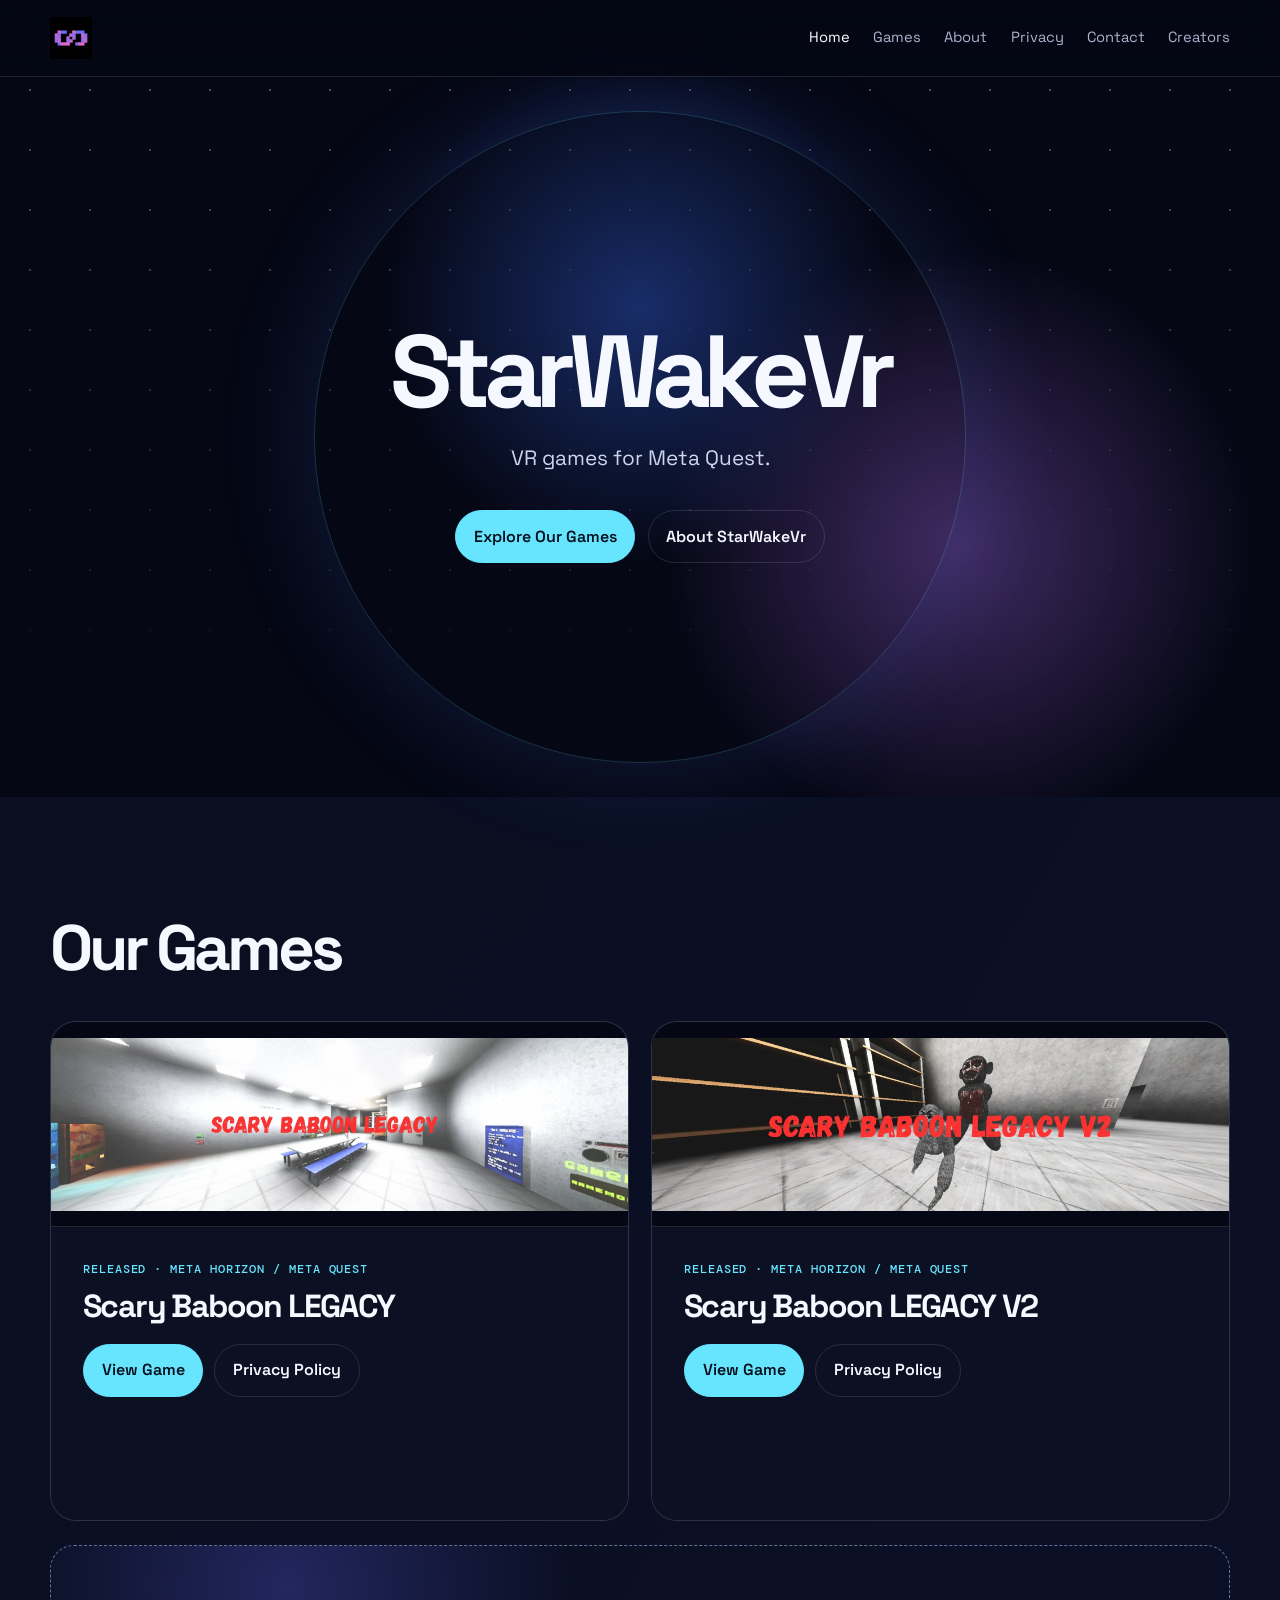
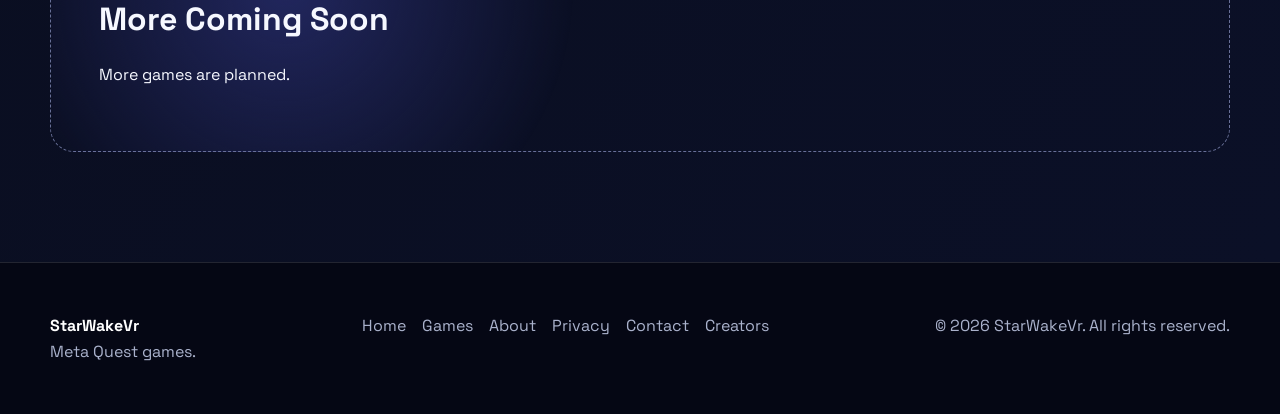
<file: index.html>
<!doctype html>
<html lang="en">
<head>
<meta charset="utf-8">
<meta name="viewport" content="width=device-width,initial-scale=1">
<title>StarWakeVr | VR Game Studio</title>
<meta name="description" content="StarWakeVr is an independent virtual reality game studio creating immersive VR games and experiences.">
<meta property="og:title" content="StarWakeVr | VR Game Studio">
<meta property="og:description" content="Immersive VR games and experiences.">
<link rel="icon" href="/assets/logo.png">
<link rel="canonical" href="https://starwakevr.com/">
<link rel="stylesheet" href="/styles.css">
</head>
<body>
<a class="skip" href="#main">Skip to content</a>
<header class="nav">
<div class="wrap navin">
<a class="brand" href="/">
<img src="/assets/logo.png" alt="StarWakeVr logo">StarWake<i>Vr</i>
</a>
<button class="menu" aria-label="Toggle navigation" aria-expanded="false">☰</button>
<nav class="links">
<a aria-current="page" href="/">Home</a>
<a href="/games/">Games</a>
<a href="/about/">About</a>
<a href="/privacy/">Privacy</a>
<a href="/contact/">Contact</a>
</nav>
</div>
</header>
<main id="main">
<section class="hero">
<div class="wrap">
<h1>StarWakeVr</h1>
<p>VR games for Meta Quest.</p>
<div class="actions">
<a class="button primary" href="/games/">Explore Our Games</a>
<a class="button" href="/about/">About StarWakeVr</a>
</div>
</div>
</section>
<section class="section dark">
<div class="wrap">
<h2>Our Games</h2>
<div class="game-grid">
<article class="game-card">
<img class="art" src="/assets/scary-baboon-legacy.webp" alt="Scary Baboon LEGACY artwork">
<div class="game-copy">
<span class="tag">Released · Meta Horizon / Meta Quest</span>
<h3>Scary Baboon LEGACY</h3>
<div class="card-actions">
<a class="button primary" href="/games/scary-baboon-legacy/">View Game</a>
<a class="button" href="/privacy/scary-baboon-legacy/">Privacy Policy</a>
</div>
</div>
</article>
<article class="game-card">
<img class="art" src="/assets/scary-baboon-legacy-v2.webp" alt="Scary Baboon LEGACY V2 artwork">
<div class="game-copy">
<span class="tag">Released · Meta Horizon / Meta Quest</span>
<h3>Scary Baboon LEGACY V2</h3>
<div class="card-actions">
<a class="button primary" href="/games/scary-baboon-legacy-v2/">View Game</a>
<a class="button" href="/privacy/scary-baboon-legacy-v2/">Privacy Policy</a>
</div>
</div>
</article>
</div>
<div class="coming">
<h3>More Coming Soon</h3>
<p>More games are planned.</p>
</div>
</div>
</section>
</main>
<footer class="footer">
<div class="wrap footerin">
<div>
<strong>StarWakeVr</strong>
<br>Meta Quest games.</div>
<nav>
<a href="/">Home</a>
<a href="/games/">Games</a>
<a href="/about/">About</a>
<a href="/privacy/">Privacy</a>
<a href="/contact/">Contact</a>
</nav>
<div>© 2026 StarWakeVr. All rights reserved.</div>
</div>
</footer>
<script src="/site.js">
</script>
</body>
</html>
</file>
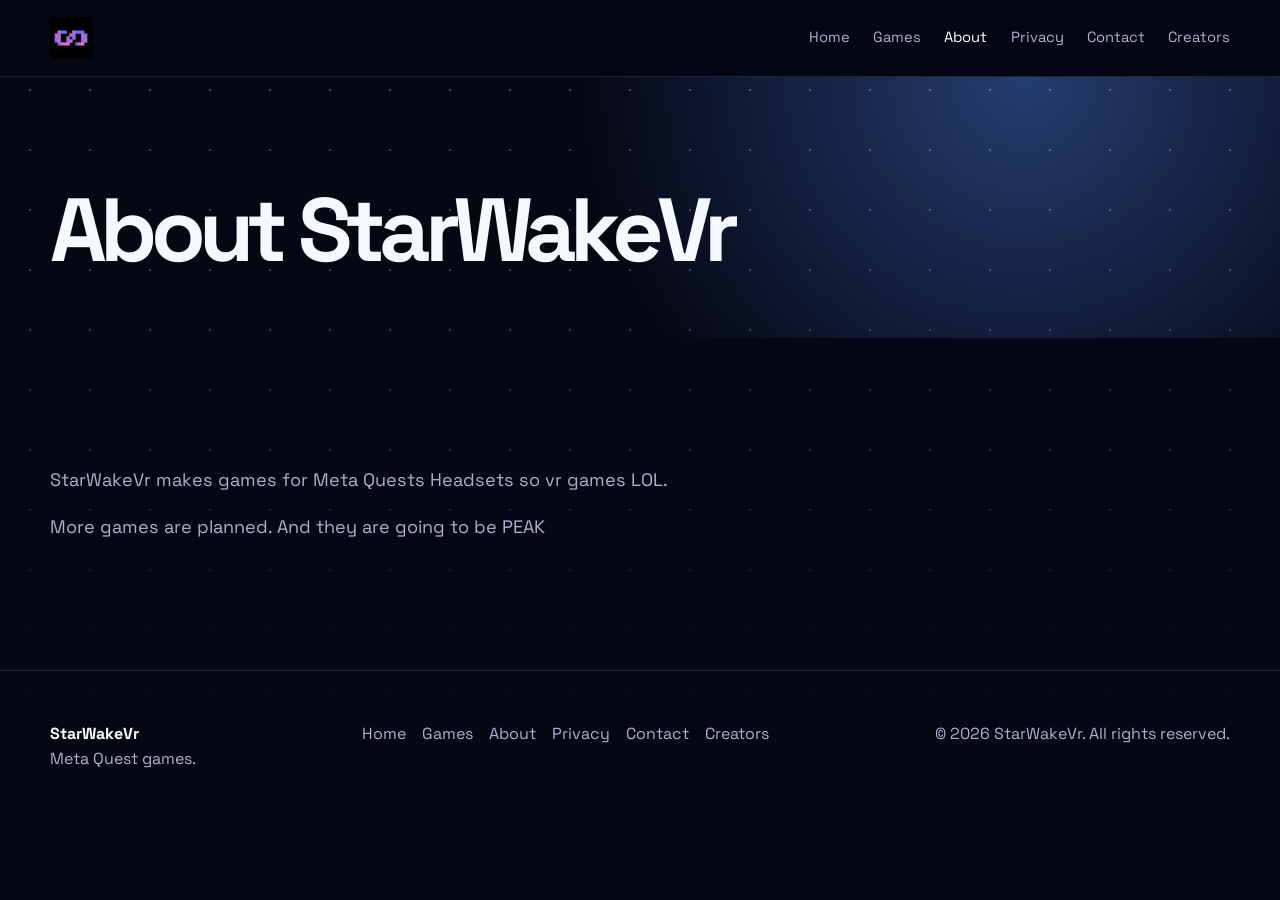
<file: about/index.html>
<!doctype html>
<html lang="en">
<head>
<meta charset="utf-8">
<meta name="viewport" content="width=device-width,initial-scale=1">
<title>About | StarWakeVr</title>
<meta name="description" content="About StarWakeVr, an independent VR game studio.">
<link rel="canonical" href="https://starwakevr.com/about/">
<link rel="stylesheet" href="/styles.css">
</head>
<body>
<header class="nav">
<div class="wrap navin">
<a class="brand" href="/">
<img src="/assets/logo.png" alt="StarWakeVr logo">StarWake<i>Vr</i>
</a>
<button class="menu" aria-label="Toggle navigation" aria-expanded="false">☰</button>
<nav class="links">
<a href="/">Home</a>
<a href="/games/">Games</a>
<a aria-current="page" href="/about/">About</a>
<a href="/privacy/">Privacy</a>
<a href="/contact/">Contact</a>
</nav>
</div>
</header>
<main>
<section class="pagehead">
<div class="wrap">
<h1>About StarWakeVr</h1>
</div>
</section>
<section class="section">
<div class="wrap">
<p class="lead">StarWakeVr makes games for Meta Quests Headsets so vr games LOL.</p>
<p class="lead">More games are planned. And they are going to be PEAK</p>
</div>
</section>
</main>
<footer class="footer">
<div class="wrap footerin">
<div>
<strong>StarWakeVr</strong>
<br>Meta Quest games.</div>
<nav>
<a href="/">Home</a>
<a href="/games/">Games</a>
<a href="/about/">About</a>
<a href="/privacy/">Privacy</a>
<a href="/contact/">Contact</a>
</nav>
<div>© 2026 StarWakeVr. All rights reserved.</div>
</div>
</footer>
<script src="/site.js">
</script>
</body>
</html>
</file>
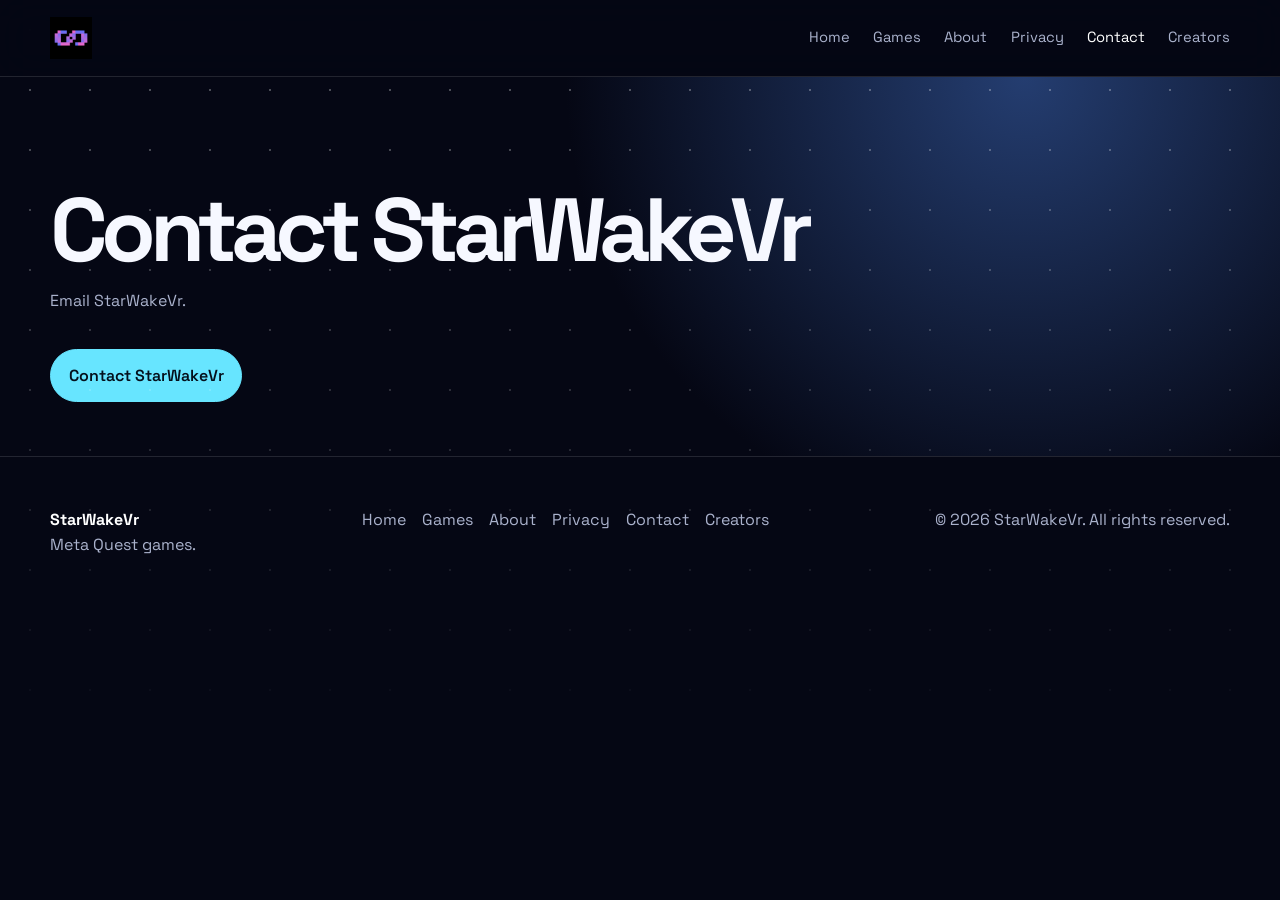
<file: contact/index.html>
<!doctype html>
<html lang="en">
<head>
<meta charset="utf-8">
<meta name="viewport" content="width=device-width,initial-scale=1">
<title>Contact | StarWakeVr</title>
<meta name="description" content="Contact StarWakeVr.">
<link rel="canonical" href="https://starwakevr.com/contact/">
<link rel="stylesheet" href="/styles.css">
</head>
<body>
<header class="nav">
<div class="wrap navin">
<a class="brand" href="/">
<img src="/assets/logo.png" alt="StarWakeVr logo">StarWake<i>Vr</i>
</a>
<button class="menu" aria-label="Toggle navigation" aria-expanded="false">☰</button>
<nav class="links">
<a href="/">Home</a>
<a href="/games/">Games</a>
<a href="/about/">About</a>
<a href="/privacy/">Privacy</a>
<a aria-current="page" href="/contact/">Contact</a>
</nav>
</div>
</header>
<main>
<section class="pagehead">
<div class="wrap">
<h1>Contact StarWakeVr</h1>
<p>Email StarWakeVr.</p>
<div class="actions" style="justify-content:flex-start">
<a class="button primary" href="mailto:Starwakevr@pm.me">Contact StarWakeVr</a>
</div>
</div>
</section>
</main>
<footer class="footer">
<div class="wrap footerin">
<div>
<strong>StarWakeVr</strong>
<br>Meta Quest games.</div>
<nav>
<a href="/">Home</a>
<a href="/games/">Games</a>
<a href="/about/">About</a>
<a href="/privacy/">Privacy</a>
<a href="/contact/">Contact</a>
</nav>
<div>© 2026 StarWakeVr. All rights reserved.</div>
</div>
</footer>
<script src="/site.js">
</script>
</body>
</html>
</file>
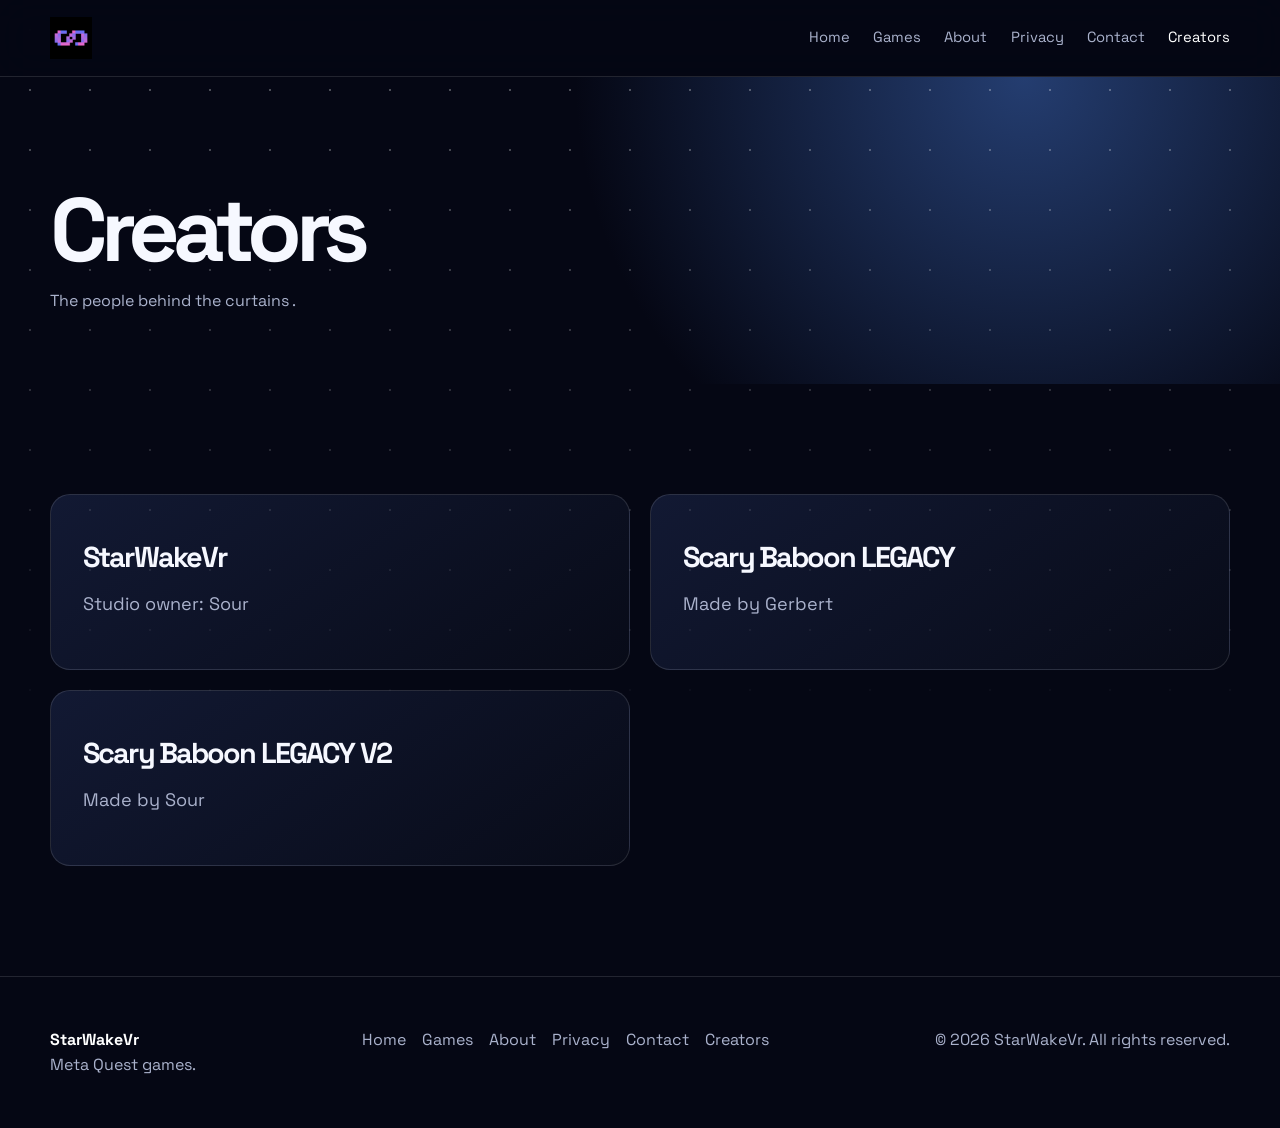
<file: creators/index.html>
<!doctype html>
<html lang="en">
<head><meta charset="utf-8"><meta name="viewport" content="width=device-width,initial-scale=1"><title>Creators | StarWakeVr</title><meta name="description" content="Creators of StarWakeVr games."><link rel="canonical" href="https://starwakevr.com/creators/"><link rel="stylesheet" href="/styles.css"></head>
<body>
<header class="nav"><div class="wrap navin"><a class="brand" href="/"><img src="/assets/logo.png" alt="StarWakeVr logo">StarWake<i>Vr</i></a><button class="menu" aria-label="Toggle navigation" aria-expanded="false">☰</button><nav class="links"><a href="/">Home</a><a href="/games/">Games</a><a href="/about/">About</a><a href="/privacy/">Privacy</a><a href="/contact/">Contact</a><a aria-current="page" href="/creators/">Creators</a></nav></div></header>
<main><section class="pagehead"><div class="wrap"><h1>Creators</h1><p>The people behind the curtains .</p></div></section><section class="section"><div class="wrap privacy-grid"><article class="privacy-card"><h2>StarWakeVr</h2><p class="lead">Studio owner: Sour</p></article><article class="privacy-card"><h2>Scary Baboon LEGACY</h2><p class="lead">Made by Gerbert</p></article><article class="privacy-card"><h2>Scary Baboon LEGACY V2</h2><p class="lead">Made by Sour</p></article></div></section></main>
<footer class="footer"><div class="wrap footerin"><div><strong>StarWakeVr</strong><br>Meta Quest games.</div><nav><a href="/">Home</a><a href="/games/">Games</a><a href="/about/">About</a><a href="/privacy/">Privacy</a><a href="/contact/">Contact</a><a href="/creators/">Creators</a></nav><div>© 2026 StarWakeVr. All rights reserved.</div></div></footer><script src="/site.js"></script></body></html>
</file>
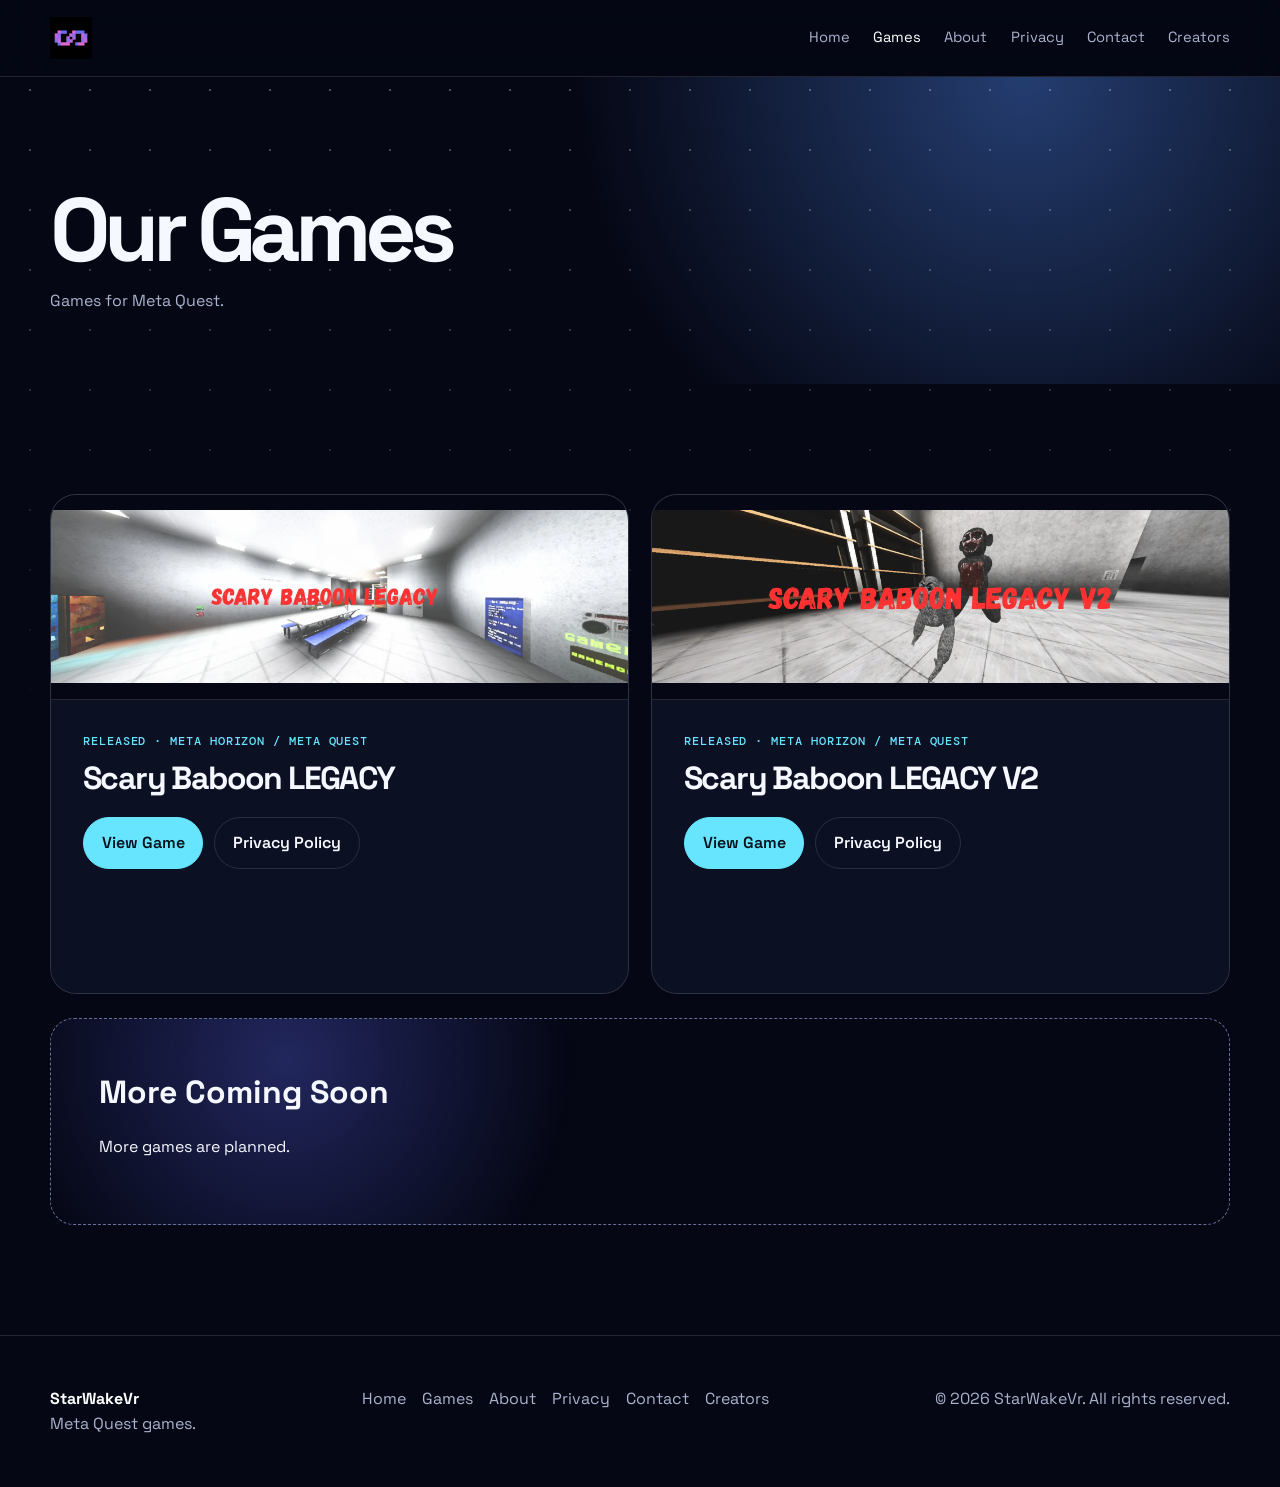
<file: games/index.html>
<!doctype html>
<html lang="en">
<head>
<meta charset="utf-8">
<meta name="viewport" content="width=device-width,initial-scale=1">
<title>Games | StarWakeVr</title>
<meta name="description" content="Explore StarWakeVr games for Meta Horizon and Meta Quest.">
<link rel="canonical" href="https://starwakevr.com/games/">
<link rel="stylesheet" href="/styles.css">
</head>
<body>
<header class="nav">
<div class="wrap navin">
<a class="brand" href="/">
<img src="/assets/logo.png" alt="StarWakeVr logo">StarWake<i>Vr</i>
</a>
<button class="menu" aria-label="Toggle navigation" aria-expanded="false">☰</button>
<nav class="links">
<a href="/">Home</a>
<a aria-current="page" href="/games/">Games</a>
<a href="/about/">About</a>
<a href="/privacy/">Privacy</a>
<a href="/contact/">Contact</a>
</nav>
</div>
</header>
<main>
<section class="pagehead">
<div class="wrap">
<h1>Our Games</h1>
<p>Games for Meta Quest.</p>
</div>
</section>
<section class="section">
<div class="wrap">
<div class="game-grid">
<article class="game-card">
<img class="art" src="/assets/scary-baboon-legacy.webp" alt="Scary Baboon LEGACY artwork">
<div class="game-copy">
<span class="tag">Released · Meta Horizon / Meta Quest</span>
<h3>Scary Baboon LEGACY</h3>
<div class="card-actions">
<a class="button primary" href="/games/scary-baboon-legacy/">View Game</a>
<a class="button" href="/privacy/scary-baboon-legacy/">Privacy Policy</a>
</div>
</div>
</article>
<article class="game-card">
<img class="art" src="/assets/scary-baboon-legacy-v2.webp" alt="Scary Baboon LEGACY V2 artwork">
<div class="game-copy">
<span class="tag">Released · Meta Horizon / Meta Quest</span>
<h3>Scary Baboon LEGACY V2</h3>
<div class="card-actions">
<a class="button primary" href="/games/scary-baboon-legacy-v2/">View Game</a>
<a class="button" href="/privacy/scary-baboon-legacy-v2/">Privacy Policy</a>
</div>
</div>
</article>
</div>
<div class="coming">
<h3>More Coming Soon</h3>
<p>More games are planned.</p>
</div>
</div>
</section>
</main>
<footer class="footer">
<div class="wrap footerin">
<div>
<strong>StarWakeVr</strong>
<br>Meta Quest games.</div>
<nav>
<a href="/">Home</a>
<a href="/games/">Games</a>
<a href="/about/">About</a>
<a href="/privacy/">Privacy</a>
<a href="/contact/">Contact</a>
</nav>
<div>© 2026 StarWakeVr. All rights reserved.</div>
</div>
</footer>
<script src="/site.js">
</script>
</body>
</html>
</file>
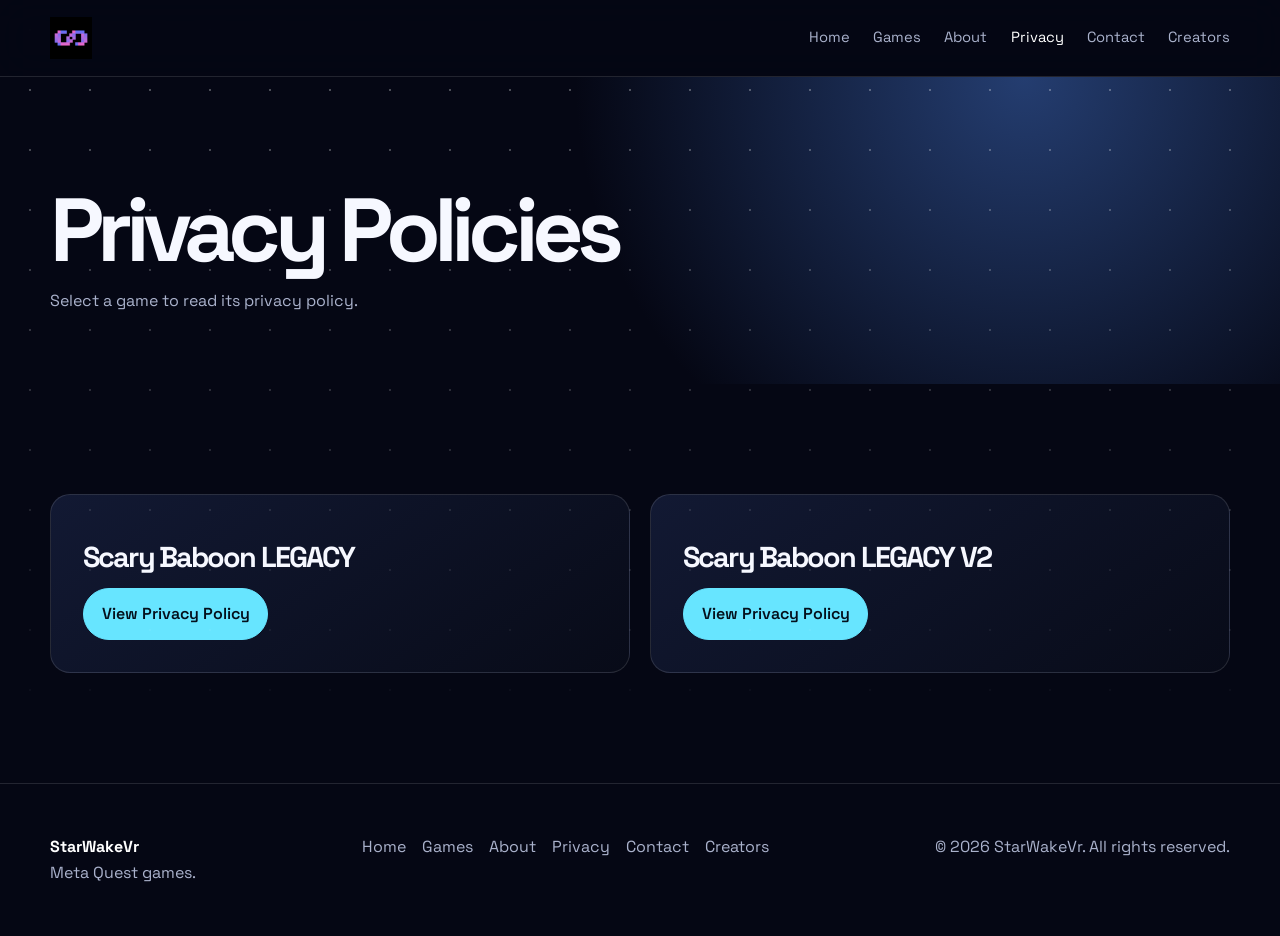
<file: privacy/index.html>
<!doctype html>
<html lang="en">
<head>
<meta charset="utf-8">
<meta name="viewport" content="width=device-width,initial-scale=1">
<title>Privacy Policies | StarWakeVr</title>
<meta name="description" content="Privacy policies for StarWakeVr games.">
<link rel="canonical" href="https://starwakevr.com/privacy/">
<link rel="stylesheet" href="/styles.css">
</head>
<body>
<header class="nav">
<div class="wrap navin">
<a class="brand" href="/">
<img src="/assets/logo.png" alt="StarWakeVr logo">StarWake<i>Vr</i>
</a>
<button class="menu" aria-label="Toggle navigation" aria-expanded="false">☰</button>
<nav class="links">
<a href="/">Home</a>
<a href="/games/">Games</a>
<a href="/about/">About</a>
<a aria-current="page" href="/privacy/">Privacy</a>
<a href="/contact/">Contact</a>
</nav>
</div>
</header>
<main>
<section class="pagehead">
<div class="wrap">
<h1>Privacy Policies</h1>
<p>Select a game to read its privacy policy.</p>
</div>
</section>
<section class="section">
<div class="wrap privacy-grid">
<article class="privacy-card">
<h2>Scary Baboon LEGACY</h2>
<a class="button primary" href="/privacy/scary-baboon-legacy/">View Privacy Policy</a>
</article>
<article class="privacy-card">
<h2>Scary Baboon LEGACY V2</h2>
<a class="button primary" href="/privacy/scary-baboon-legacy-v2/">View Privacy Policy</a>
</article>
</div>
</section>
</main>
<footer class="footer">
<div class="wrap footerin">
<div>
<strong>StarWakeVr</strong>
<br>Meta Quest games.</div>
<nav>
<a href="/">Home</a>
<a href="/games/">Games</a>
<a href="/about/">About</a>
<a href="/privacy/">Privacy</a>
<a href="/contact/">Contact</a>
</nav>
<div>© 2026 StarWakeVr. All rights reserved.</div>
</div>
</footer>
<script src="/site.js">
</script>
</body>
</html>
</file>
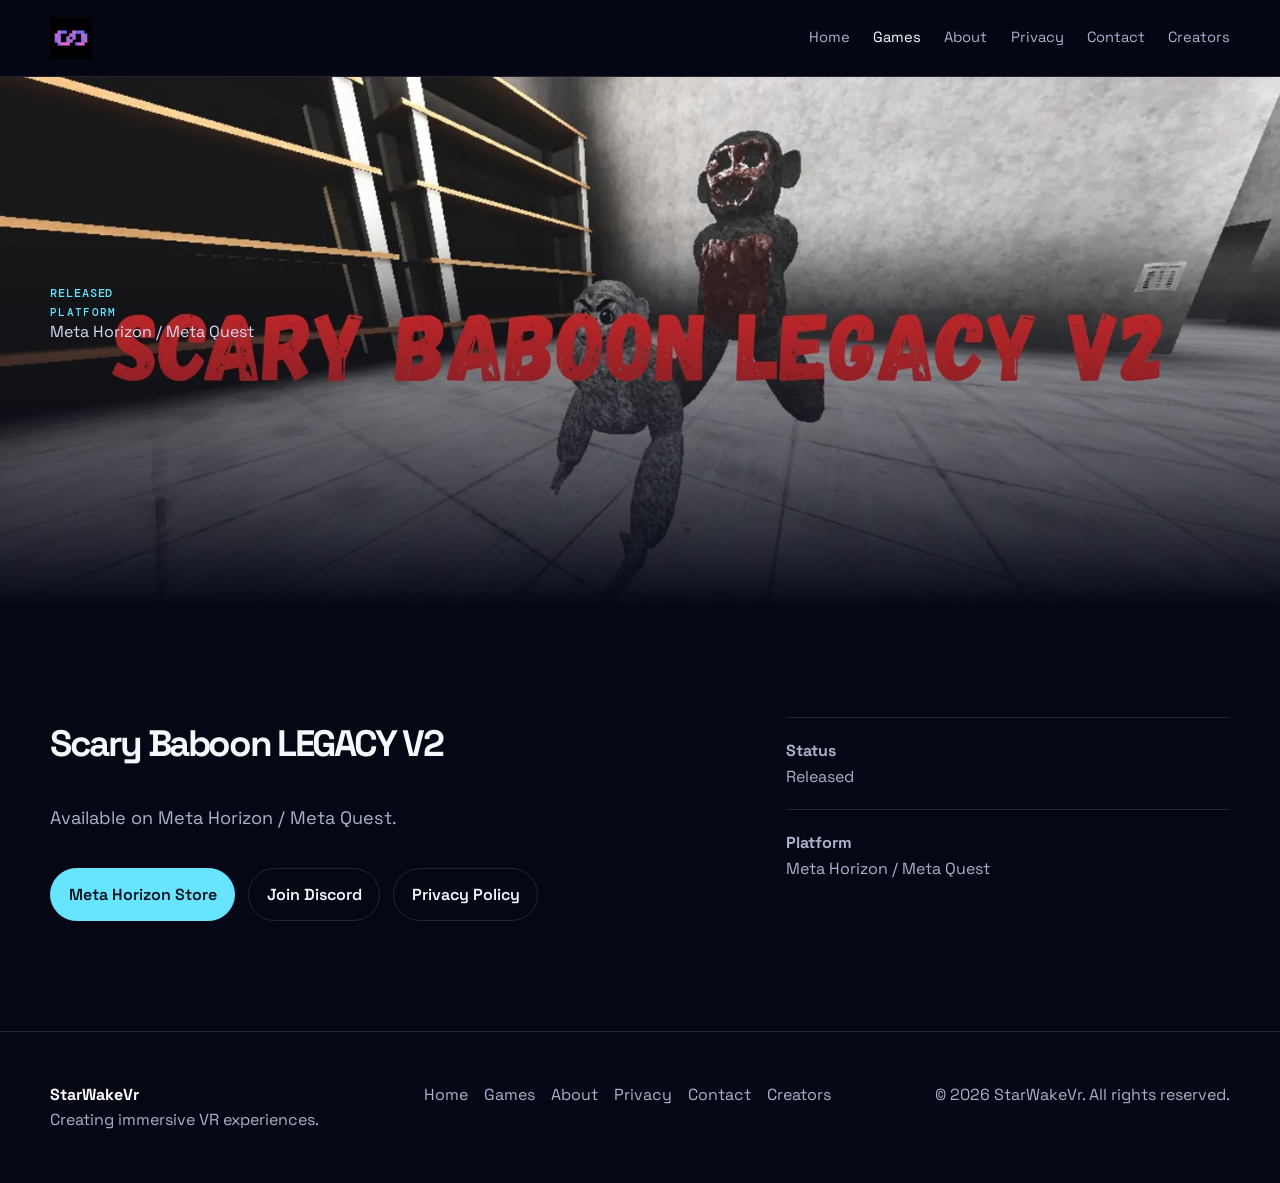
<file: games/scary-baboon-legacy-v2/index.html>
<!doctype html>
<html lang="en">
<head>
<meta charset="utf-8">
<meta name="viewport" content="width=device-width,initial-scale=1">
<title>Scary Baboon LEGACY V2 | StarWakeVr</title>
<meta name="description" content="Scary Baboon LEGACY V2 for Meta Horizon and Meta Quest.">
<link rel="canonical" href="https://starwakevr.com/games/scary-baboon-legacy-v2/">
<link rel="stylesheet" href="/styles.css">
</head>
<body>
<header class="nav">
<div class="wrap navin">
<a class="brand" href="/">
<img src="/assets/logo.png" alt="StarWakeVr logo">StarWake<i>Vr</i>
</a>
<button class="menu" aria-label="Toggle navigation" aria-expanded="false">☰</button>
<nav class="links">
<a href="/">Home</a>
<a aria-current="page" href="/games/">Games</a>
<a href="/about/">About</a>
<a href="/privacy/">Privacy</a>
<a href="/contact/">Contact</a>
</nav>
</div>
</header>
<main>
<section class="game-hero">
<img class="art" src="/assets/scary-baboon-legacy-v2.webp" alt="Scary Baboon LEGACY V2 artwork">
<div class="wrap">
<span class="tag">Released</span>
<h1>Scary Baboon LEGACY V2</h1>
<div class="meta">
<span>
<b>Platform</b>Meta Horizon / Meta Quest</span>
</div>
</div>
</section>
<section class="section">
<div class="wrap info-grid">
<div>
<h2>Scary Baboon LEGACY V2</h2>
<p class="lead">Available on Meta Horizon / Meta Quest.</p>
<div class="actions" style="justify-content:flex-start">
<a class="button primary" href="https://www.meta.com/en-gb/experiences/scary-baboon-legacy-v2/1282765061593462" target="_blank" rel="noopener">Meta Horizon Store</a>
<a class="button" href="https://discord.gg/nUvbwtQDb" target="_blank" rel="noopener">Join Discord</a>
<a class="button" href="/privacy/scary-baboon-legacy-v2/">Privacy Policy</a>
</div>
</div>
<aside>
<div class="detail">
<b>Status</b>
<br>Released</div>
<div class="detail">
<b>Platform</b>
<br>Meta Horizon / Meta Quest</div>
</aside>
</div>
</section>
</main>
<footer class="footer">
<div class="wrap footerin">
<div>
<strong>StarWakeVr</strong>
<br>Creating immersive VR experiences.</div>
<nav>
<a href="/">Home</a>
<a href="/games/">Games</a>
<a href="/about/">About</a>
<a href="/privacy/">Privacy</a>
<a href="/contact/">Contact</a>
</nav>
<div>© 2026 StarWakeVr. All rights reserved.</div>
</div>
</footer>
<script src="/site.js">
</script>
</body>
</html>
</file>
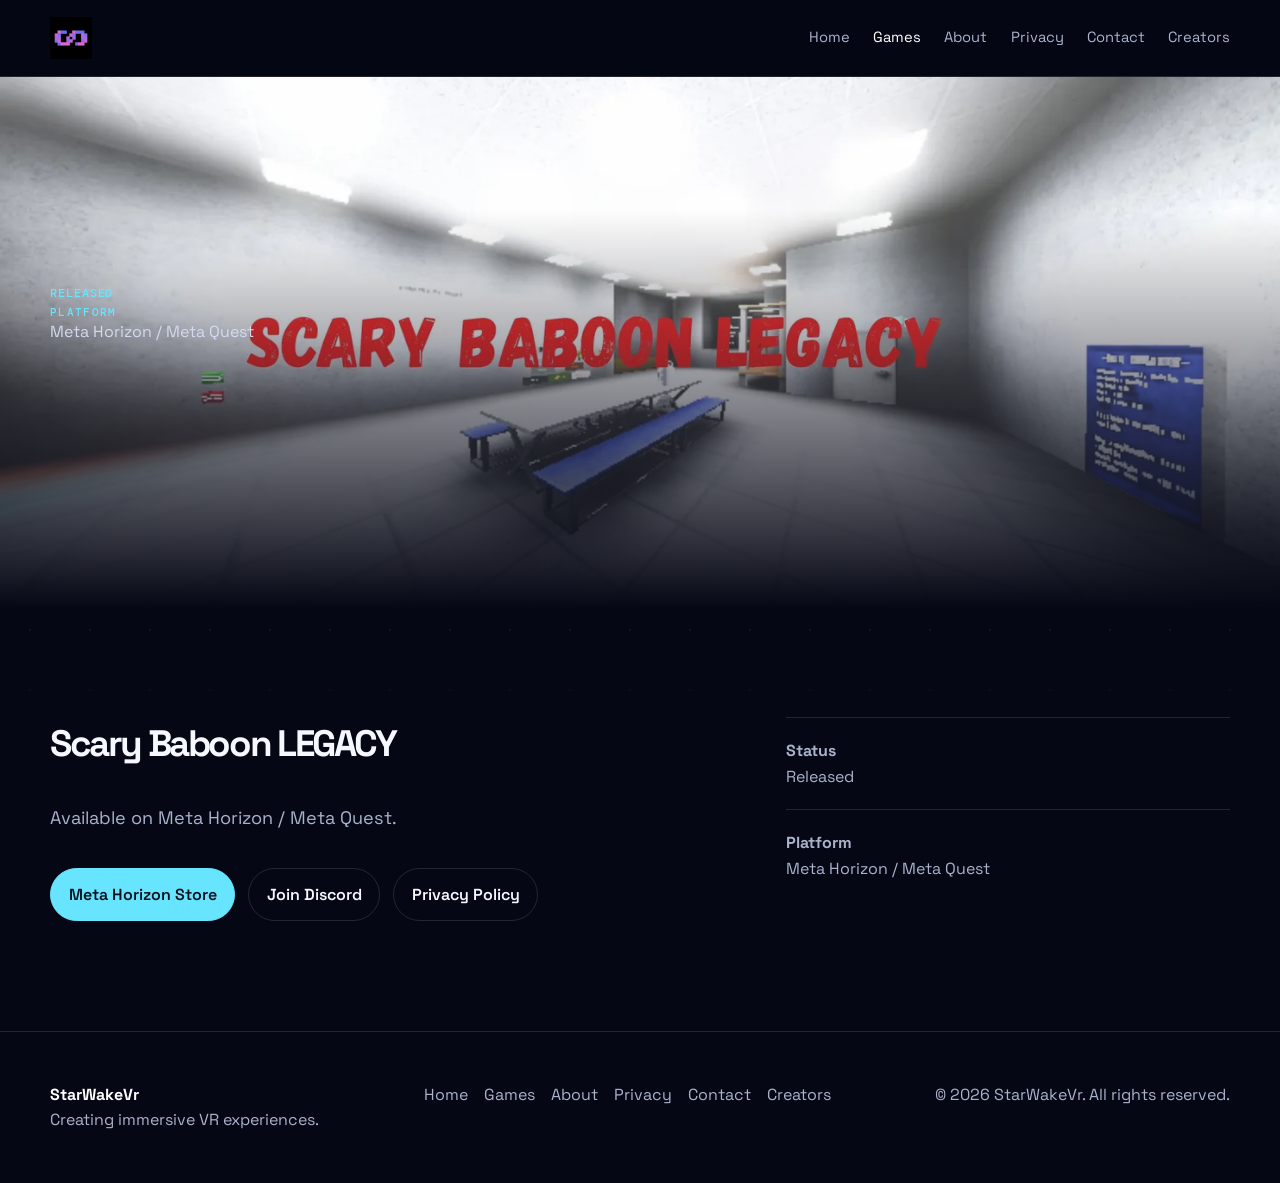
<file: games/scary-baboon-legacy/index.html>
<!doctype html>
<html lang="en">
<head>
<meta charset="utf-8">
<meta name="viewport" content="width=device-width,initial-scale=1">
<title>Scary Baboon LEGACY | StarWakeVr</title>
<meta name="description" content="Scary Baboon LEGACY for Meta Horizon and Meta Quest.">
<link rel="canonical" href="https://starwakevr.com/games/scary-baboon-legacy/">
<link rel="stylesheet" href="/styles.css">
</head>
<body>
<header class="nav">
<div class="wrap navin">
<a class="brand" href="/">
<img src="/assets/logo.png" alt="StarWakeVr logo">StarWake<i>Vr</i>
</a>
<button class="menu" aria-label="Toggle navigation" aria-expanded="false">☰</button>
<nav class="links">
<a href="/">Home</a>
<a aria-current="page" href="/games/">Games</a>
<a href="/about/">About</a>
<a href="/privacy/">Privacy</a>
<a href="/contact/">Contact</a>
</nav>
</div>
</header>
<main>
<section class="game-hero">
<img class="art" src="/assets/scary-baboon-legacy.webp" alt="Scary Baboon LEGACY artwork">
<div class="wrap">
<span class="tag">Released</span>
<h1>Scary Baboon LEGACY</h1>
<div class="meta">
<span>
<b>Platform</b>Meta Horizon / Meta Quest</span>
</div>
</div>
</section>
<section class="section">
<div class="wrap info-grid">
<div>
<h2>Scary Baboon LEGACY</h2>
<p class="lead">Available on Meta Horizon / Meta Quest.</p>
<div class="actions" style="justify-content:flex-start">
<a class="button primary" href="https://www.meta.com/en-gb/experiences/scary-baboon-legacy/1279413775261924" target="_blank" rel="noopener">Meta Horizon Store</a>
<a class="button" href="https://discord.gg/nUvbwtQDb" target="_blank" rel="noopener">Join Discord</a>
<a class="button" href="/privacy/scary-baboon-legacy/">Privacy Policy</a>
</div>
</div>
<aside>
<div class="detail">
<b>Status</b>
<br>Released</div>
<div class="detail">
<b>Platform</b>
<br>Meta Horizon / Meta Quest</div>
</aside>
</div>
</section>
</main>
<footer class="footer">
<div class="wrap footerin">
<div>
<strong>StarWakeVr</strong>
<br>Creating immersive VR experiences.</div>
<nav>
<a href="/">Home</a>
<a href="/games/">Games</a>
<a href="/about/">About</a>
<a href="/privacy/">Privacy</a>
<a href="/contact/">Contact</a>
</nav>
<div>© 2026 StarWakeVr. All rights reserved.</div>
</div>
</footer>
<script src="/site.js">
</script>
</body>
</html>
</file>
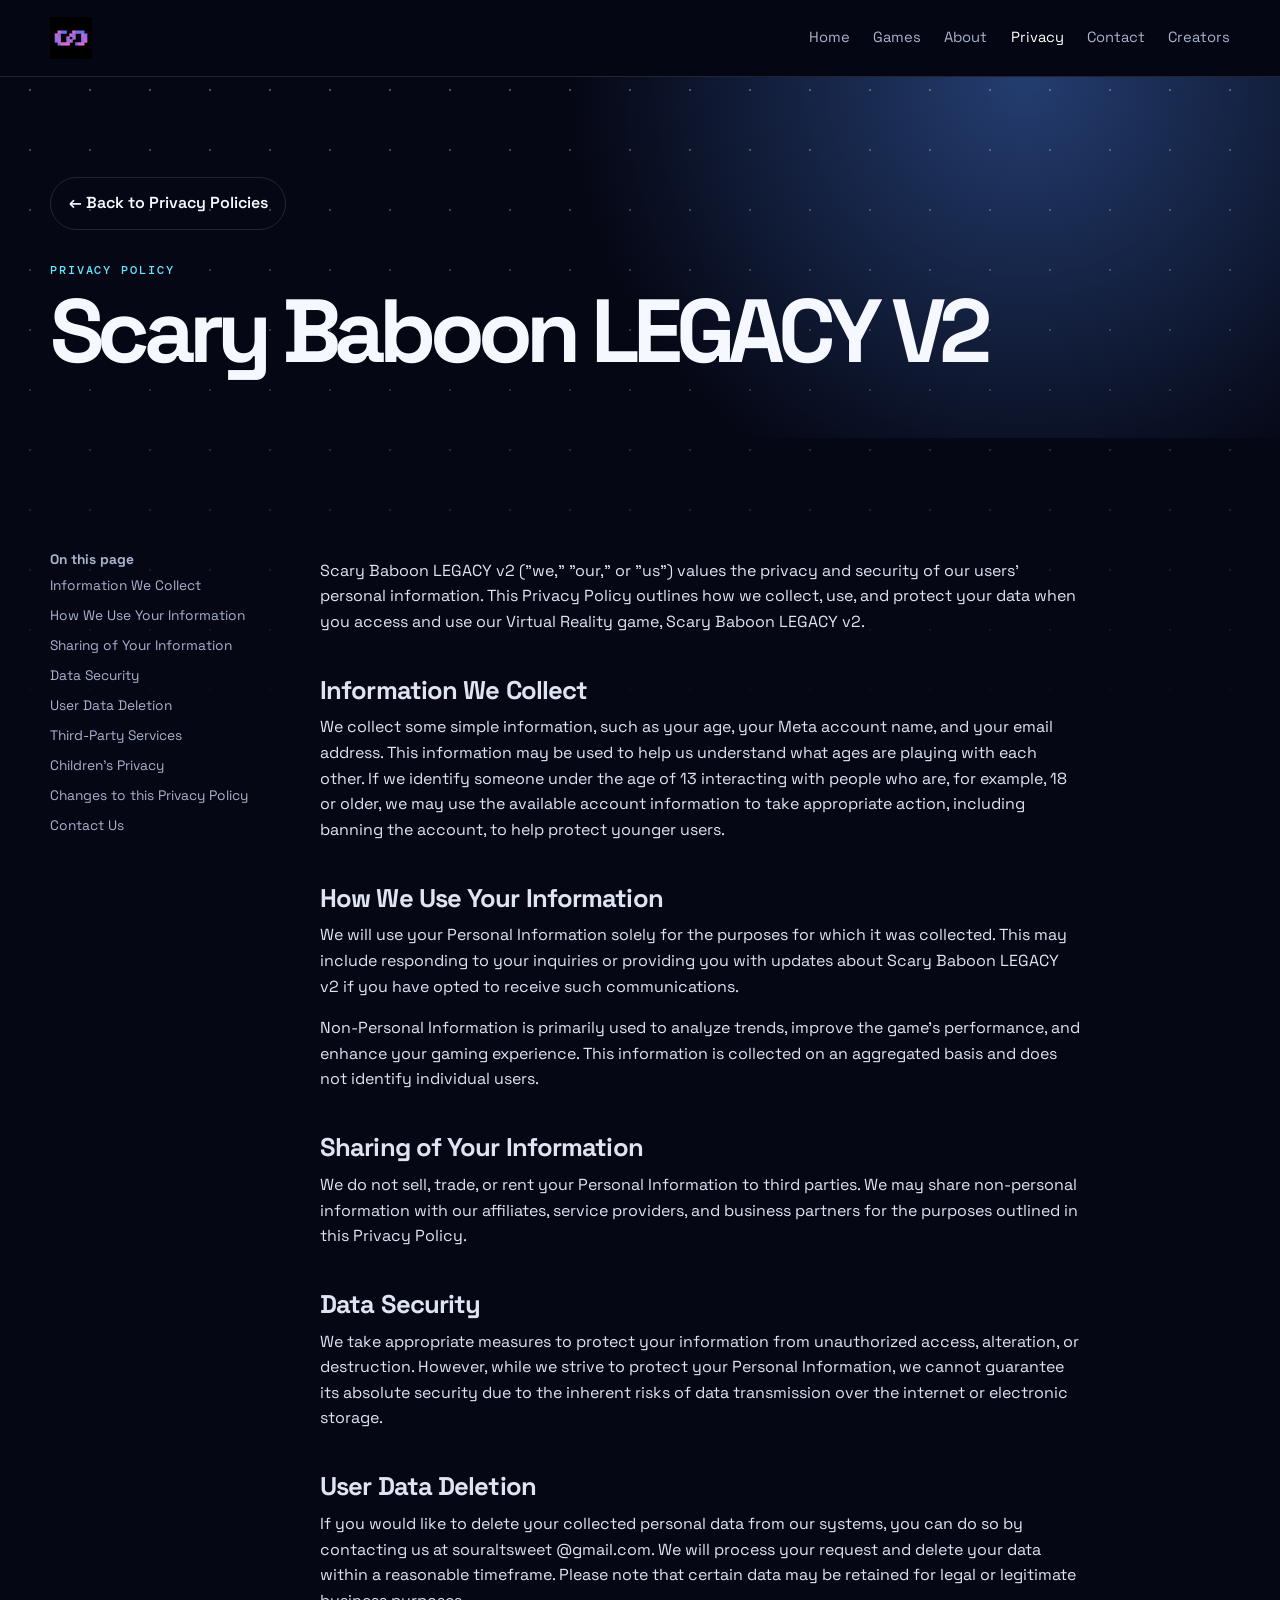
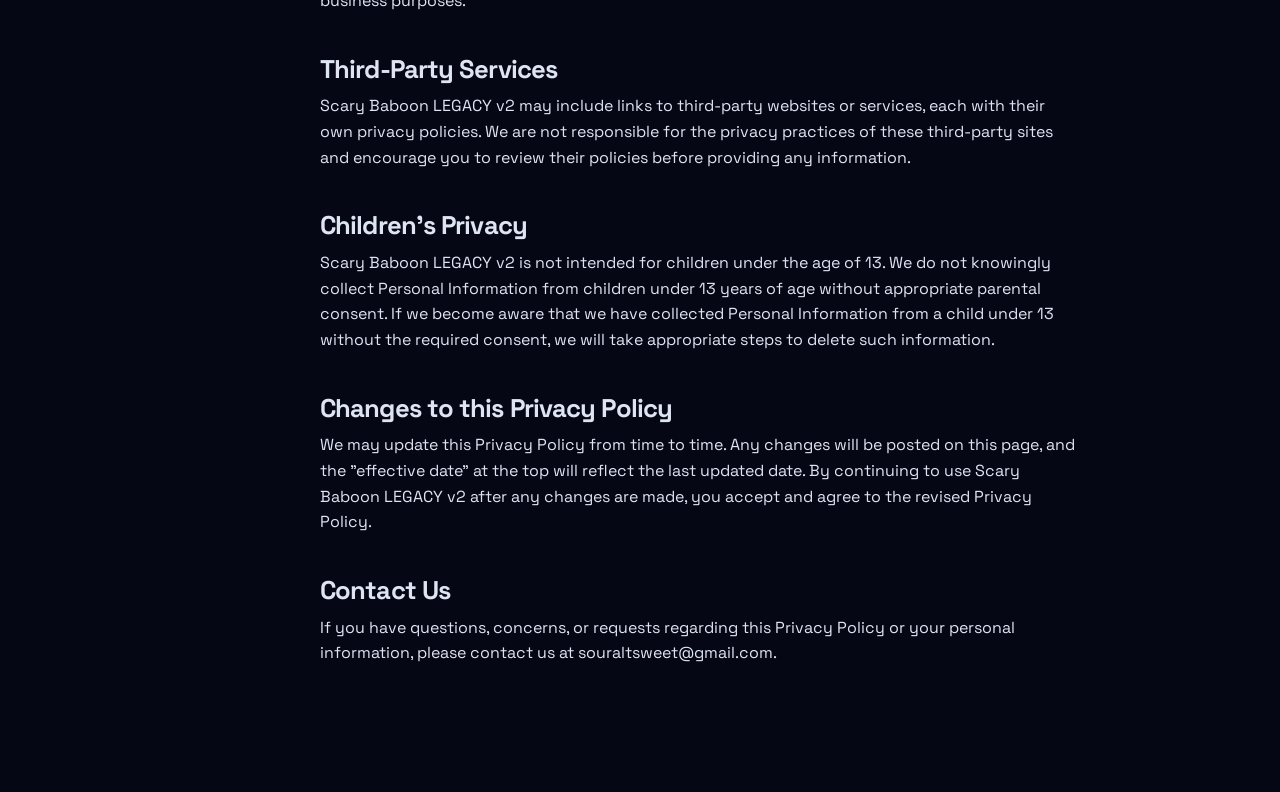
<file: privacy/scary-baboon-legacy-v2/index.html>
<!doctype html><html lang="en"><head><meta charset="utf-8"><meta name="viewport" content="width=device-width,initial-scale=1"><title>Scary Baboon LEGACY V2 Privacy Policy | StarWakeVr</title><meta name="description" content="Scary Baboon LEGACY V2 privacy policy."><link rel="canonical" href="https://starwakevr.com/privacy/scary-baboon-legacy-v2/"><link rel="stylesheet" href="/styles.css"></head><body><header class="nav"><div class="wrap navin"><a class="brand" href="/"><img src="/assets/logo.png" alt="StarWakeVr logo">StarWake<i>Vr</i></a><button class="menu" aria-label="Toggle navigation" aria-expanded="false">☰</button><nav class="links"><a href="/">Home</a><a href="/games/">Games</a><a href="/about/">About</a><a aria-current="page" href="/privacy/">Privacy</a><a href="/contact/">Contact</a></nav></div></header><main><section class="pagehead"><div class="wrap"><a class="button" href="/privacy/">← Back to Privacy Policies</a><div class="eyebrow" style="margin-top:2rem">Privacy Policy</div><h1>Scary Baboon LEGACY V2</h1></div></section><section class="section"><div class="wrap policy"><aside class="toc"><b>On this page</b><a href="#information">Information We Collect</a><a href="#use">How We Use Your Information</a><a href="#sharing">Sharing of Your Information</a><a href="#security">Data Security</a><a href="#deletion">User Data Deletion</a><a href="#third">Third-Party Services</a><a href="#children">Children's Privacy</a><a href="#changes">Changes to this Privacy Policy</a><a href="#contact">Contact Us</a></aside><article class="legal"><p>Scary Baboon LEGACY v2 ("we," "our," or "us") values the privacy and security of our users' personal information. This Privacy Policy outlines how we collect, use, and protect your data when you access and use our Virtual Reality game, Scary Baboon LEGACY v2.</p><h2 id="information">Information We Collect</h2><p>We collect some simple information, such as your age, your Meta account name, and your email address. This information may be used to help us understand what ages are playing with each other. If we identify someone under the age of 13 interacting with people who are, for example, 18 or older, we may use the available account information to take appropriate action, including banning the account, to help protect younger users.</p><h2 id="use">How We Use Your Information</h2><p>We will use your Personal Information solely for the purposes for which it was collected. This may include responding to your inquiries or providing you with updates about Scary Baboon LEGACY v2 if you have opted to receive such communications.</p><p>Non-Personal Information is primarily used to analyze trends, improve the game's performance, and enhance your gaming experience. This information is collected on an aggregated basis and does not identify individual users.</p><h2 id="sharing">Sharing of Your Information</h2><p>We do not sell, trade, or rent your Personal Information to third parties. We may share non-personal information with our affiliates, service providers, and business partners for the purposes outlined in this Privacy Policy.</p><h2 id="security">Data Security</h2><p>We take appropriate measures to protect your information from unauthorized access, alteration, or destruction. However, while we strive to protect your Personal Information, we cannot guarantee its absolute security due to the inherent risks of data transmission over the internet or electronic storage.</p><h2 id="deletion">User Data Deletion</h2><p>If you would like to delete your collected personal data from our systems, you can do so by contacting us at souraltsweet @gmail.com. We will process your request and delete your data within a reasonable timeframe. Please note that certain data may be retained for legal or legitimate business purposes.</p><h2 id="third">Third-Party Services</h2><p>Scary Baboon LEGACY v2 may include links to third-party websites or services, each with their own privacy policies. We are not responsible for the privacy practices of these third-party sites and encourage you to review their policies before providing any information.</p><h2 id="children">Children's Privacy</h2><p>Scary Baboon LEGACY v2 is not intended for children under the age of 13. We do not knowingly collect Personal Information from children under 13 years of age without appropriate parental consent. If we become aware that we have collected Personal Information from a child under 13 without the required consent, we will take appropriate steps to delete such information.</p><h2 id="changes">Changes to this Privacy Policy</h2><p>We may update this Privacy Policy from time to time. Any changes will be posted on this page, and the "effective date" at the top will reflect the last updated date. By continuing to use Scary Baboon LEGACY v2 after any changes are made, you accept and agree to the revised Privacy Policy.</p><h2 id="contact">Contact Us</h2><p>If you have questions, concerns, or requests regarding this Privacy Policy or your personal information, please contact us at souraltsweet@gmail.com.</p></article></div></section></main><script src="/site.js"></script></body></html>
</file>
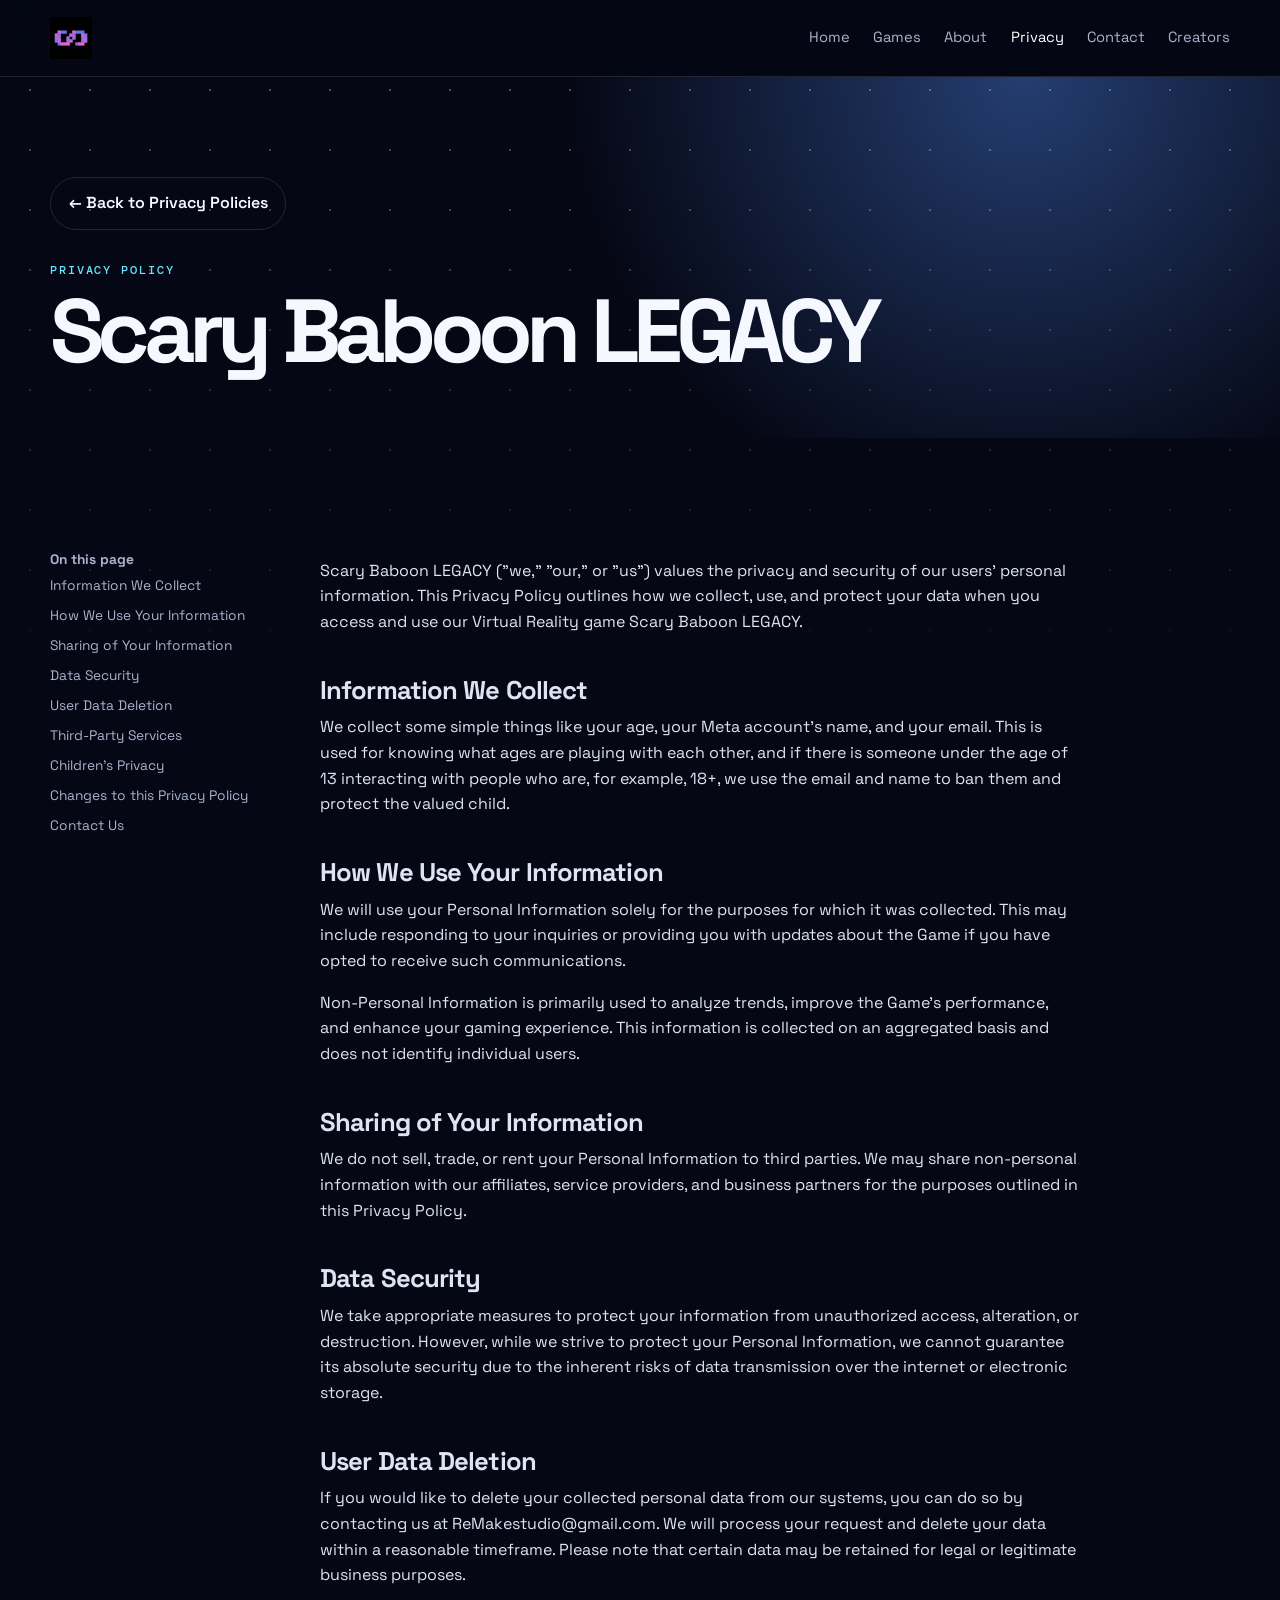
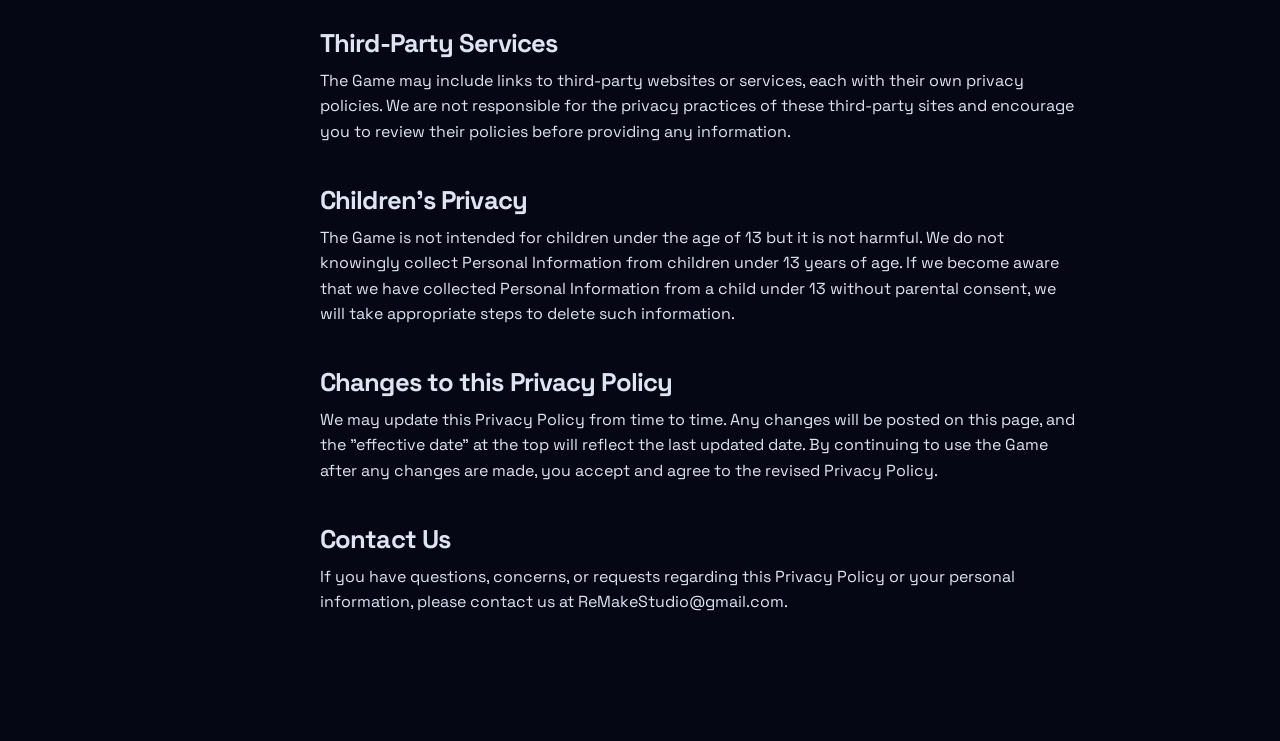
<file: privacy/scary-baboon-legacy/index.html>
<!doctype html><html lang="en"><head><meta charset="utf-8"><meta name="viewport" content="width=device-width,initial-scale=1"><title>Scary Baboon LEGACY Privacy Policy | StarWakeVr</title><meta name="description" content="Scary Baboon LEGACY privacy policy."><link rel="canonical" href="https://starwakevr.com/privacy/scary-baboon-legacy/"><link rel="stylesheet" href="/styles.css"></head><body><header class="nav"><div class="wrap navin"><a class="brand" href="/"><img src="/assets/logo.png" alt="StarWakeVr logo">StarWake<i>Vr</i></a><button class="menu" aria-label="Toggle navigation" aria-expanded="false">☰</button><nav class="links"><a href="/">Home</a><a href="/games/">Games</a><a href="/about/">About</a><a aria-current="page" href="/privacy/">Privacy</a><a href="/contact/">Contact</a></nav></div></header><main><section class="pagehead"><div class="wrap"><a class="button" href="/privacy/">← Back to Privacy Policies</a><div class="eyebrow" style="margin-top:2rem">Privacy Policy</div><h1>Scary Baboon LEGACY</h1></div></section><section class="section"><div class="wrap policy"><aside class="toc"><b>On this page</b><a href="#information">Information We Collect</a><a href="#use">How We Use Your Information</a><a href="#sharing">Sharing of Your Information</a><a href="#security">Data Security</a><a href="#deletion">User Data Deletion</a><a href="#third">Third-Party Services</a><a href="#children">Children's Privacy</a><a href="#changes">Changes to this Privacy Policy</a><a href="#contact">Contact Us</a></aside><article class="legal"><p>Scary Baboon LEGACY ("we," "our," or "us") values the privacy and security of our users' personal information. This Privacy Policy outlines how we collect, use, and protect your data when you access and use our Virtual Reality game Scary Baboon LEGACY.</p><h2 id="information">Information We Collect</h2><p>We collect some simple things like your age, your Meta account’s name, and your email. This is used for knowing what ages are playing with each other, and if there is someone under the age of 13 interacting with people who are, for example, 18+, we use the email and name to ban them and protect the valued child.</p><h2 id="use">How We Use Your Information</h2><p>We will use your Personal Information solely for the purposes for which it was collected. This may include responding to your inquiries or providing you with updates about the Game if you have opted to receive such communications.</p><p>Non-Personal Information is primarily used to analyze trends, improve the Game's performance, and enhance your gaming experience. This information is collected on an aggregated basis and does not identify individual users.</p><h2 id="sharing">Sharing of Your Information</h2><p>We do not sell, trade, or rent your Personal Information to third parties. We may share non-personal information with our affiliates, service providers, and business partners for the purposes outlined in this Privacy Policy.</p><h2 id="security">Data Security</h2><p>We take appropriate measures to protect your information from unauthorized access, alteration, or destruction. However, while we strive to protect your Personal Information, we cannot guarantee its absolute security due to the inherent risks of data transmission over the internet or electronic storage.</p><h2 id="deletion">User Data Deletion</h2><p>If you would like to delete your collected personal data from our systems, you can do so by contacting us at ReMakestudio@gmail.com. We will process your request and delete your data within a reasonable timeframe. Please note that certain data may be retained for legal or legitimate business purposes.</p><h2 id="third">Third-Party Services</h2><p>The Game may include links to third-party websites or services, each with their own privacy policies. We are not responsible for the privacy practices of these third-party sites and encourage you to review their policies before providing any information.</p><h2 id="children">Children's Privacy</h2><p>The Game is not intended for children under the age of 13 but it is not harmful. We do not knowingly collect Personal Information from children under 13 years of age. If we become aware that we have collected Personal Information from a child under 13 without parental consent, we will take appropriate steps to delete such information.</p><h2 id="changes">Changes to this Privacy Policy</h2><p>We may update this Privacy Policy from time to time. Any changes will be posted on this page, and the "effective date" at the top will reflect the last updated date. By continuing to use the Game after any changes are made, you accept and agree to the revised Privacy Policy.</p><h2 id="contact">Contact Us</h2><p>If you have questions, concerns, or requests regarding this Privacy Policy or your personal information, please contact us at ReMakeStudio@gmail.com.</p></article></div></section></main><script src="/site.js"></script></body></html>
</file>
<file: styles.css>
@import url('https://fonts.googleapis.com/css2?family=DM+Mono:wght@400;500&family=Space+Grotesk:wght@400;500;600;700&display=swap');

:root{--ink:#050714;--panel:#0c1023;--line:rgba(255,255,255,.12);--muted:#aab2cc;--cyan:#67e5ff;--violet:#8b7bff;--pink:#ec66c8;--max:1180px}
*{box-sizing:border-box}
html{scroll-behavior:smooth}
body{margin:0;background:var(--ink);color:#f6f8ff;font:16px/1.6 'Space Grotesk',sans-serif;overflow-x:hidden}
body:before{content:"";position:fixed;inset:0;pointer-events:none;opacity:.32;background-image:radial-gradient(#fff 1px,transparent 1px);background-size:60px 60px;mask-image:linear-gradient(#000,transparent 85%)}
a{color:inherit;text-decoration:none}
.wrap{width:min(var(--max),calc(100% - 48px));margin:auto}
.skip{position:absolute;left:-999px}
.skip:focus{left:1rem;top:1rem;z-index:30;background:#fff;color:#000;padding:.6rem}
.nav{position:sticky;top:0;z-index:20;background:rgba(5,7,20,.78);backdrop-filter:blur(18px);border-bottom:1px solid var(--line)}
.navin{height:76px;display:flex;align-items:center;justify-content:space-between}
.brand{display:flex;align-items:center;font-size:0}
.brand img{width:42px;height:42px;object-fit:contain}
.brand i{display:none}
.links{display:flex;gap:1.45rem}
.links a{color:var(--muted);font-size:.92rem}
.links a:hover,.links a[aria-current]{color:#fff}
.menu{display:none;background:transparent;color:#fff;border:0;font-size:1.5rem}
.hero{min-height:720px;display:grid;place-items:center;position:relative;text-align:center;background:radial-gradient(circle at 50% 32%,#192d68 0,transparent 32%),radial-gradient(circle at 75% 65%,#402b62 0,transparent 28%)}
.hero:after{content:"";position:absolute;width:650px;height:650px;border:1px solid rgba(103,229,255,.2);border-radius:50%;box-shadow:0 0 100px #466fe033;animation:drift 11s ease-in-out infinite}
.hero .wrap{position:relative;z-index:1}
.eyebrow{font:500 .74rem 'DM Mono',monospace;letter-spacing:.16em;color:var(--cyan);text-transform:uppercase}
.hero h1{font-size:clamp(3.3rem,8vw,7.4rem);line-height:.93;letter-spacing:-.075em;max-width:950px;margin:.8rem auto 1.4rem}
.hero p{font-size:clamp(1.05rem,2vw,1.3rem);max-width:620px;margin:0 auto;color:#ced5ec}
.actions{display:flex;justify-content:center;gap:.8rem;flex-wrap:wrap;margin-top:2.2rem}
.button{display:inline-flex;align-items:center;justify-content:center;padding:.78rem 1.1rem;border-radius:999px;border:1px solid var(--line);font-weight:600;transition:.2s}
.button.primary{background:var(--cyan);color:#04101c;border-color:var(--cyan)}
.button:hover{transform:translateY(-2px);box-shadow:0 10px 28px #67e5ff22}
.section{padding:110px 0}
.section.dark{background:linear-gradient(120deg,#0a0e20,#0b1027)}
h2{font-size:clamp(2.25rem,5vw,4.4rem);line-height:1;letter-spacing:-.065em;margin:.55rem 0 2.6rem}
.lead{color:var(--muted);max-width:630px;font-size:1.13rem}
.game-grid{display:grid;grid-template-columns:repeat(2,1fr);gap:22px}
.game-card{min-height:500px;position:relative;overflow:hidden;border:1px solid var(--line);border-radius:26px;background:#11172a;display:flex;flex-direction:column;align-items:stretch}
.game-card:before{display:none}
.game-card .art{position:static;width:100%;height:205px;object-fit:contain;background:#050714;border-bottom:1px solid var(--line)}
.art.image-missing{display:none}
.game-copy{position:relative;padding:1.7rem 2rem 2rem;width:100%;background:#0c1023;flex:1}
.game-copy h3{font-size:2rem;letter-spacing:-.05em;line-height:1.02;margin:.6rem 0}
.tag{font:500 .72rem 'DM Mono',monospace;color:var(--cyan);letter-spacing:.08em;text-transform:uppercase}
.card-actions{display:flex;gap:.7rem;flex-wrap:wrap;margin-top:1.35rem}
.coming{border:1px dashed #687098;border-radius:24px;padding:3rem;background:radial-gradient(circle at 20% 20%,#22275e,transparent 30%);margin-top:24px}
.coming h3{font-size:2rem;margin:0}
.pagehead{padding:100px 0 54px;background:radial-gradient(circle at 80% 0,#243d70,transparent 42%)}
.pagehead h1{font-size:clamp(3.1rem,7vw,6.2rem);line-height:.94;letter-spacing:-.075em;margin:.7rem 0}
.pagehead p{color:var(--muted);max-width:650px}
.game-hero{min-height:530px;display:flex;align-items:end;position:relative;background:#101426;overflow:hidden}
.game-hero .art{position:absolute;inset:0;width:100%;height:100%;object-fit:cover}
.game-hero:after{content:"";position:absolute;inset:0;background:linear-gradient(0deg,#060815,transparent 75%)}
.game-hero .wrap{position:relative;z-index:1;padding-bottom:60px}
.game-hero h1{display:none}
.meta{display:flex;gap:2rem;flex-wrap:wrap;color:#d3daf1}
.meta b{display:block;color:var(--cyan);font:500 .68rem 'DM Mono',monospace;letter-spacing:.12em;text-transform:uppercase}
.info-grid{display:grid;grid-template-columns:1.2fr .8fr;gap:70px}
.info-grid h2{font-size:2.3rem}
.detail{border-top:1px solid var(--line);padding:1.25rem 0;color:var(--muted)}
.privacy-grid{display:grid;grid-template-columns:repeat(2,1fr);gap:20px}
.privacy-card{border:1px solid var(--line);border-radius:20px;padding:2rem;background:linear-gradient(145deg,#121933,#080b18)}
.privacy-card h2{font-size:1.8rem;margin:1rem 0}
.policy{display:grid;grid-template-columns:210px minmax(0,760px);gap:60px;align-items:start}
.toc{position:sticky;top:100px;font-size:.86rem;color:var(--muted)}
.toc a{display:block;padding:.25rem 0}
.legal{font-family:'Space Grotesk',sans-serif;color:#dfe4f3}
.legal h2{font-size:1.6rem;margin:2.7rem 0 .7rem;letter-spacing:-.035em}
.legal p{margin:.6rem 0 1rem}
.footer{border-top:1px solid var(--line);padding:50px 0;color:var(--muted)}
.footerin{display:flex;justify-content:space-between;gap:2rem;flex-wrap:wrap}
.footer strong{color:white}
.footer nav{display:flex;gap:1rem;flex-wrap:wrap}
.notice{border:1px solid #f6d46755;background:#f6d46712;padding:1rem;border-radius:12px;color:#e8e9f3;font-size:.9rem}
@keyframes drift{50%{transform:translateY(24px) scale(1.04)}
}
@media(max-width:700px){.wrap{width:min(100% - 32px,var(--max))}
.links{display:none;position:absolute;top:76px;left:0;right:0;padding:1rem 1.5rem 1.5rem;background:#080b19;flex-direction:column;border-bottom:1px solid var(--line)}
.links.open{display:flex}
.menu{display:block}
.hero{min-height:620px}
.section{padding:75px 0}
.game-grid,.privacy-grid,.info-grid,.policy{grid-template-columns:1fr}
.game-card{min-height:460px}
.toc{display:none}
.pagehead{padding:75px 0 42px}
.game-hero{min-height:500px}
.game-hero .wrap{padding-bottom:38px}
}
</file>
